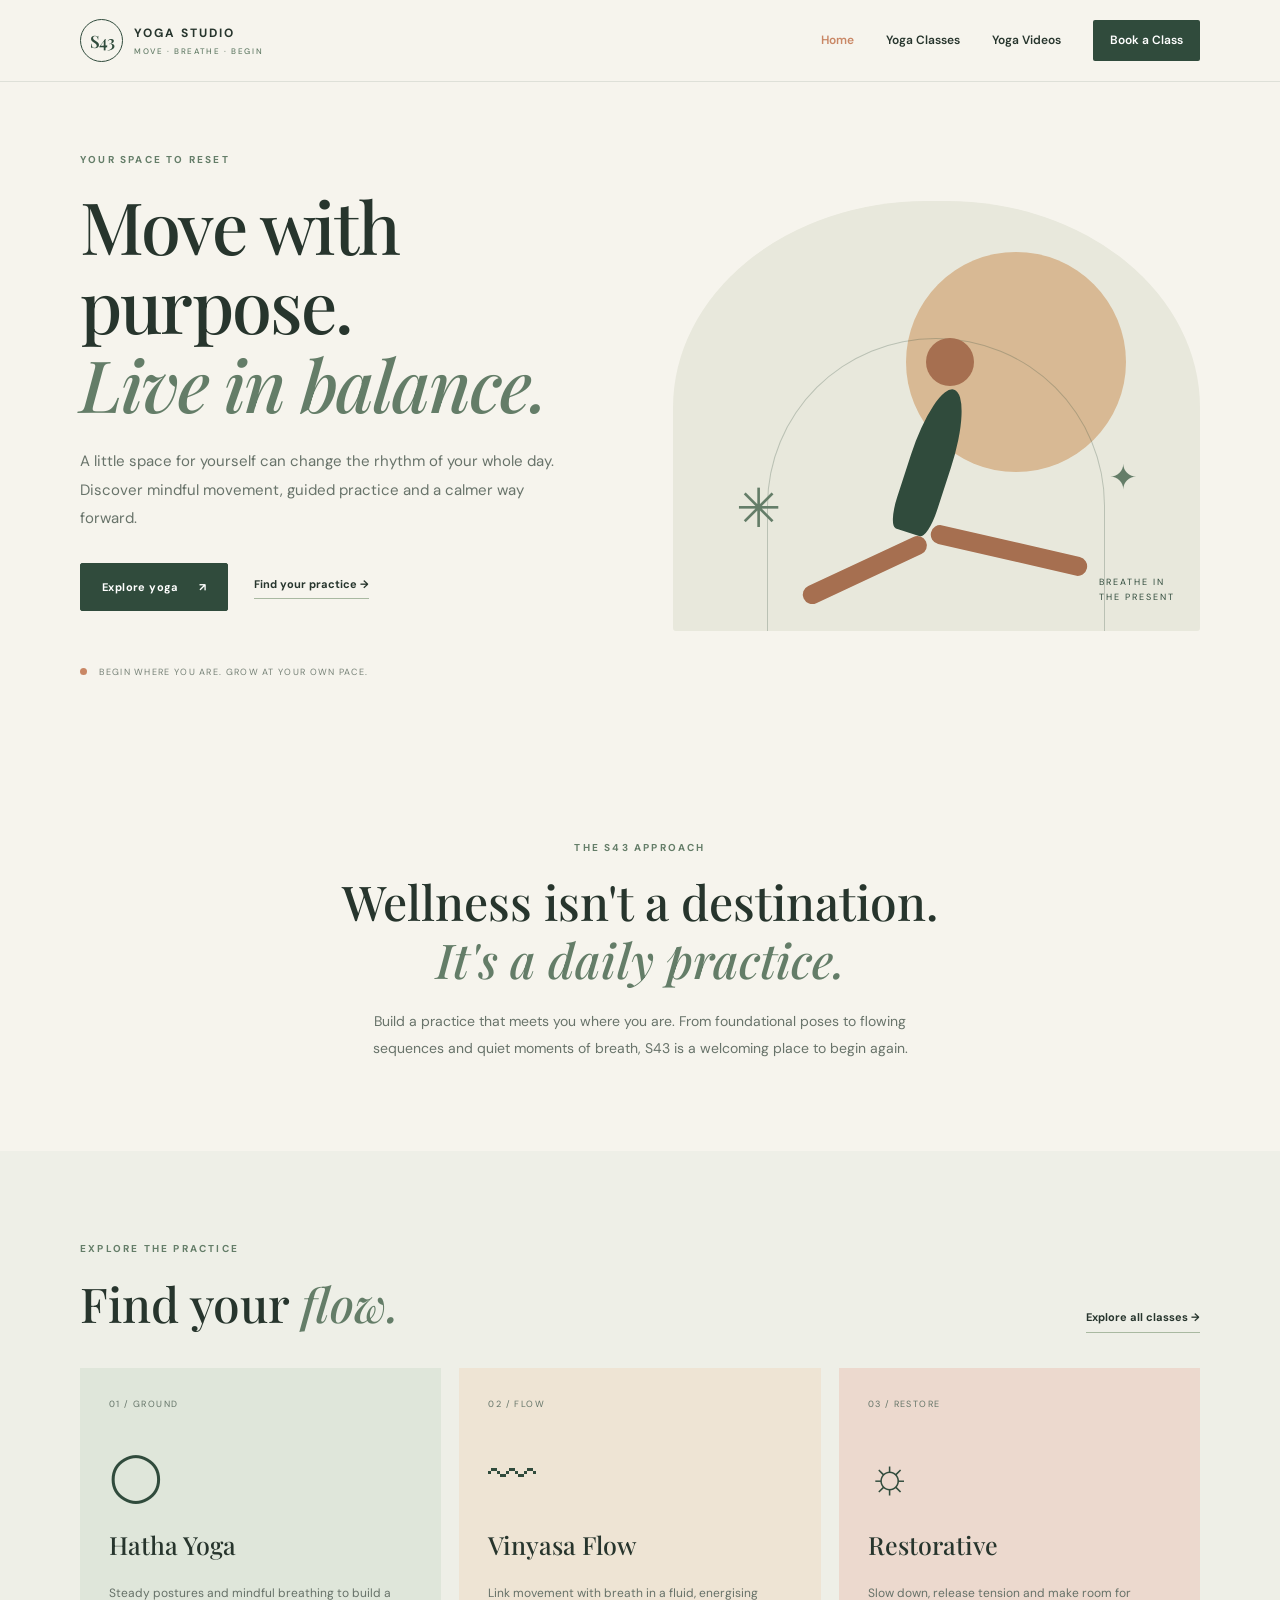
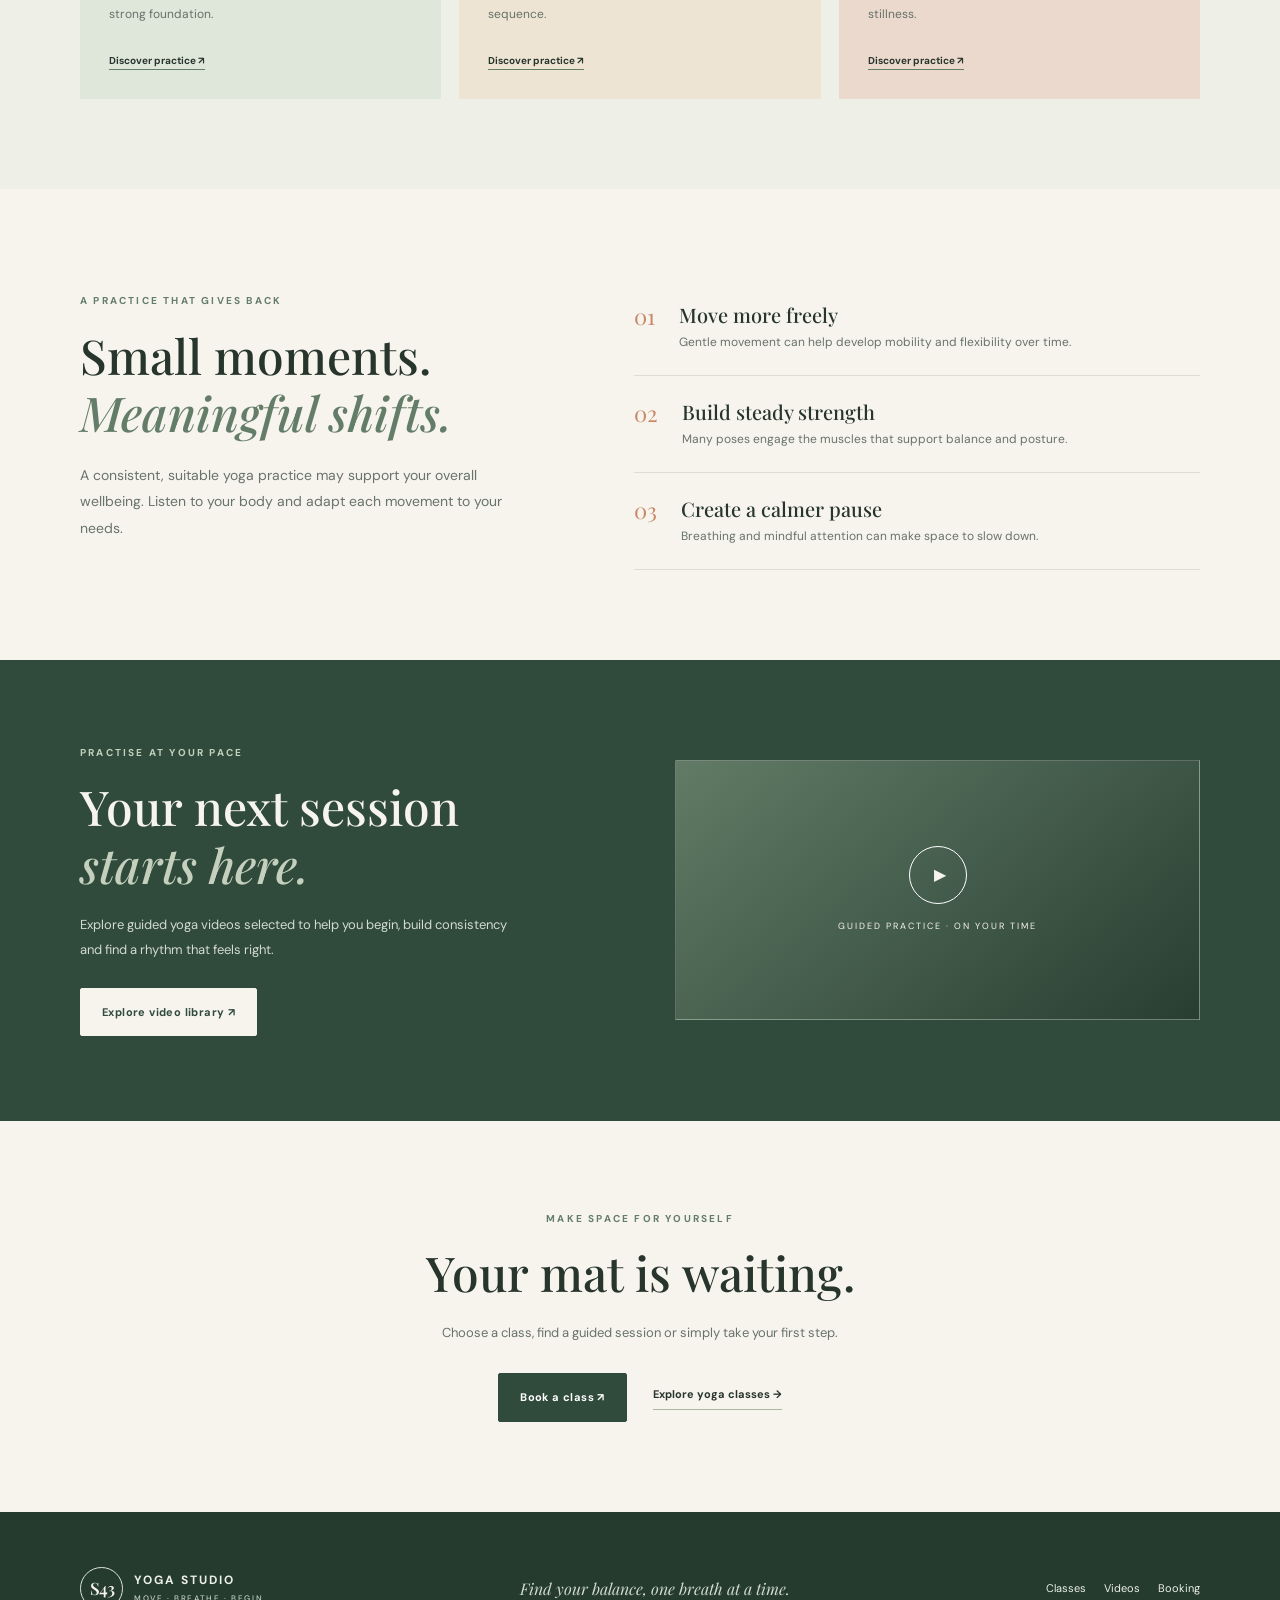
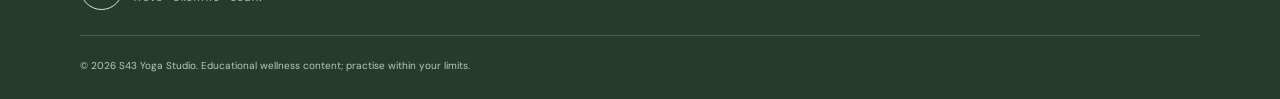
<file: index.html>
<!DOCTYPE html>
<html lang="en">
<head>
  <meta charset="UTF-8"><meta name="viewport" content="width=device-width, initial-scale=1.0">
  <meta name="description" content="S43 Yoga Studio — move with purpose, live in balance. Explore yoga, guided videos and classes.">
  <title>S43 Yoga Studio — Your Space to Reset</title>
  <link rel="preconnect" href="https://fonts.googleapis.com"><link rel="preconnect" href="https://fonts.gstatic.com" crossorigin>
  <link href="https://fonts.googleapis.com/css2?family=DM+Sans:wght@400;500;600;700&family=Playfair+Display:wght@500;600;700&display=swap" rel="stylesheet">
  <link rel="stylesheet" href="style.css"><script src="script.js" defer></script>
</head>
<body>
<header class="site-header"><a class="brand" href="index.html"><span class="brand-mark">S43</span><span>YOGA STUDIO<small>MOVE · BREATHE · BEGIN</small></span></a>
<button class="menu-toggle" aria-label="Toggle navigation" aria-expanded="false">☰</button>
<nav class="nav"><a class="active" href="index.html">Home</a><a href="poses.html">Yoga Classes</a><a href="videos.html">Yoga Videos</a><a href="booking.html" class="nav-cta">Book a Class</a></nav></header>
<main>
<section class="hero wrap"><div class="hero-copy"><p class="eyebrow">YOUR SPACE TO RESET</p><h1>Move with purpose.<br><em>Live in balance.</em></h1><p class="lead">A little space for yourself can change the rhythm of your whole day. Discover mindful movement, guided practice and a calmer way forward.</p><div class="actions"><a class="btn" href="poses.html">Explore yoga <span>↗</span></a><a class="text-link" href="videos.html">Find your practice →</a></div><div class="hero-note"><span class="dot"></span> BEGIN WHERE YOU ARE. GROW AT YOUR OWN PACE.</div></div>
<div class="hero-art" role="img" aria-label="Abstract illustration of a person practising yoga"><div class="sun"></div><div class="arch"></div><div class="figure-head"></div><div class="figure-body"></div><div class="figure-leg leg-one"></div><div class="figure-leg leg-two"></div><div class="plant plant-one">✳</div><div class="plant plant-two">✦</div><span class="art-caption">BREATHE IN<br>THE PRESENT</span></div></section>
<section class="intro section wrap"><p class="eyebrow">THE S43 APPROACH</p><h2>Wellness isn't a destination.<br><em>It's a daily practice.</em></h2><p class="section-copy">Build a practice that meets you where you are. From foundational poses to flowing sequences and quiet moments of breath, S43 is a welcoming place to begin again.</p></section>
<section class="section soft"><div class="wrap"><div class="section-heading"><div><p class="eyebrow">EXPLORE THE PRACTICE</p><h2>Find your <em>flow.</em></h2></div><a class="text-link" href="poses.html">Explore all classes →</a></div><div class="card-grid three">
<article class="practice-card card-sage"><span class="card-index">01 / GROUND</span><div class="card-symbol">◯</div><h3>Hatha Yoga</h3><p>Steady postures and mindful breathing to build a strong foundation.</p><a href="poses.html">Discover practice ↗</a></article>
<article class="practice-card card-sand"><span class="card-index">02 / FLOW</span><div class="card-symbol">〰</div><h3>Vinyasa Flow</h3><p>Link movement with breath in a fluid, energising sequence.</p><a href="poses.html">Discover practice ↗</a></article>
<article class="practice-card card-clay"><span class="card-index">03 / RESTORE</span><div class="card-symbol">☼</div><h3>Restorative</h3><p>Slow down, release tension and make room for stillness.</p><a href="poses.html">Discover practice ↗</a></article></div></div></section>
<section class="benefits section wrap"><div><p class="eyebrow">A PRACTICE THAT GIVES BACK</p><h2>Small moments.<br><em>Meaningful shifts.</em></h2><p class="section-copy">A consistent, suitable yoga practice may support your overall wellbeing. Listen to your body and adapt each movement to your needs.</p></div><div class="benefit-list"><article><span>01</span><div><h3>Move more freely</h3><p>Gentle movement can help develop mobility and flexibility over time.</p></div></article><article><span>02</span><div><h3>Build steady strength</h3><p>Many poses engage the muscles that support balance and posture.</p></div></article><article><span>03</span><div><h3>Create a calmer pause</h3><p>Breathing and mindful attention can make space to slow down.</p></div></article></div></section>
<section class="video-feature"><div class="wrap video-feature-inner"><div><p class="eyebrow">PRACTISE AT YOUR PACE</p><h2>Your next session<br><em>starts here.</em></h2><p>Explore guided yoga videos selected to help you begin, build consistency and find a rhythm that feels right.</p><a class="btn btn-light" href="videos.html">Explore video library ↗</a></div><div class="video-placeholder"><div class="play-icon">▶</div><span>GUIDED PRACTICE · ON YOUR TIME</span></div></div></section>
<section class="closing section wrap"><p class="eyebrow">MAKE SPACE FOR YOURSELF</p><h2>Your mat is waiting.</h2><p>Choose a class, find a guided session or simply take your first step.</p><div class="actions centered"><a class="btn" href="booking.html">Book a class ↗</a><a class="text-link" href="poses.html">Explore yoga classes →</a></div></section>
</main><footer class="footer"><div class="wrap footer-inner"><a class="brand brand-footer" href="index.html"><span class="brand-mark">S43</span><span>YOGA STUDIO<small>MOVE · BREATHE · BEGIN</small></span></a><p>Find your balance, one breath at a time.</p><div class="footer-links"><a href="poses.html">Classes</a><a href="videos.html">Videos</a><a href="booking.html">Booking</a></div><small>© <span id="year"></span> S43 Yoga Studio. Educational wellness content; practise within your limits.</small></div></footer>
</body></html>
</file>
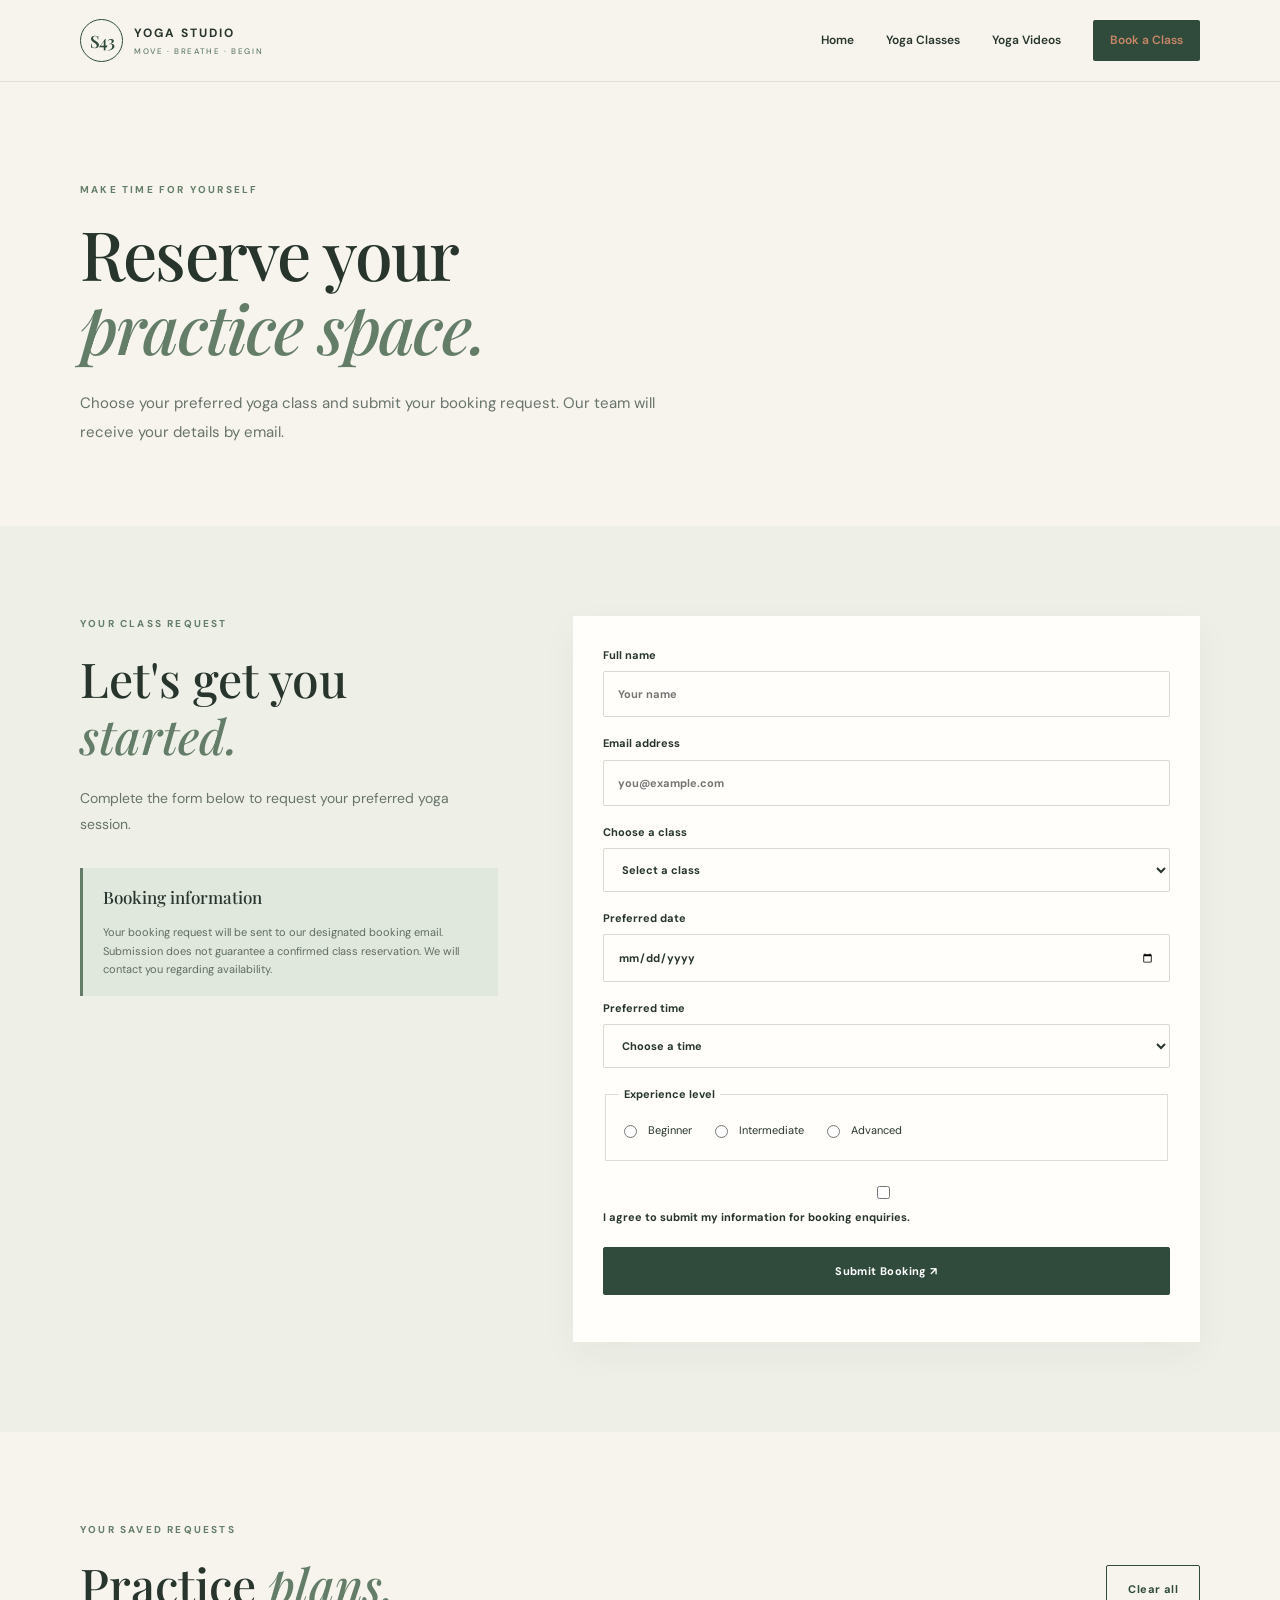
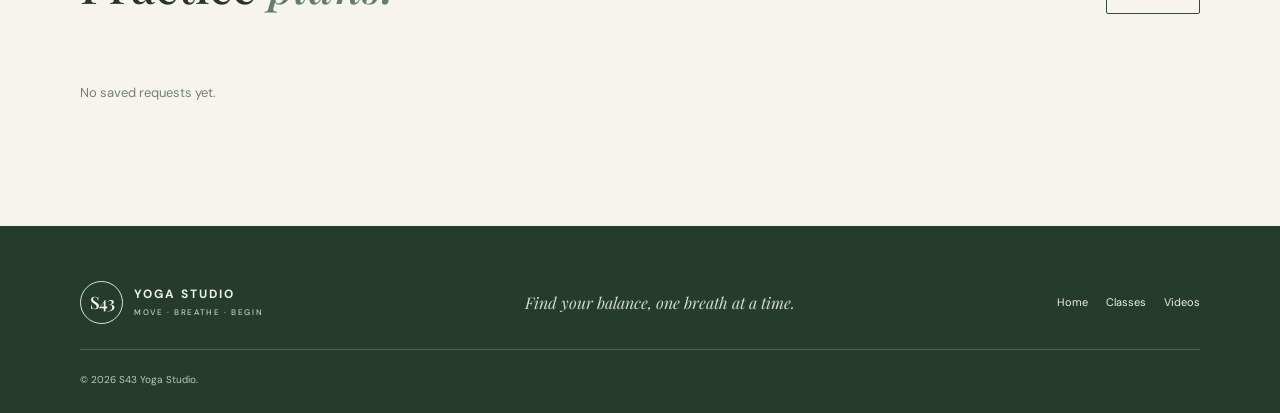
<file: booking.html>
<!DOCTYPE html>
<html lang="en">
<head>
  <meta charset="UTF-8">
  <meta name="viewport" content="width=device-width, initial-scale=1.0">
  <title>Book a Class — S43 Yoga Studio</title>

  <link rel="preconnect" href="https://fonts.googleapis.com">
  <link href="https://fonts.googleapis.com/css2?family=DM+Sans:wght@400;500;600;700&family=Playfair+Display:wght@500;600;700&display=swap" rel="stylesheet">

  <link rel="stylesheet" href="style.css">
  <script src="script.js" defer></script>
</head>

<body>

<header class="site-header">
  <a class="brand" href="index.html">
    <span class="brand-mark">S43</span>
    <span>YOGA STUDIO<small>MOVE · BREATHE · BEGIN</small></span>
  </a>

  <button class="menu-toggle" aria-label="Toggle navigation" aria-expanded="false">☰</button>

  <nav class="nav">
    <a href="index.html">Home</a>
    <a href="poses.html">Yoga Classes</a>
    <a href="videos.html">Yoga Videos</a>
    <a class="active nav-cta" href="booking.html">Book a Class</a>
  </nav>
</header>

<main>

<section class="page-hero wrap">
  <p class="eyebrow">MAKE TIME FOR YOURSELF</p>
  <h1>Reserve your<br><em>practice space.</em></h1>
  <p class="lead">
    Choose your preferred yoga class and submit your booking request.
    Our team will receive your details by email.
  </p>
</section>

<section class="section soft">

<div class="wrap booking-layout">

<div>
  <p class="eyebrow">YOUR CLASS REQUEST</p>
  <h2>Let's get you <em>started.</em></h2>

  <p class="section-copy">
    Complete the form below to request your preferred yoga session.
  </p>

  <div class="notice">
    <strong>Booking information</strong>
    <p>
      Your booking request will be sent to our designated
      booking email. Submission does not guarantee a confirmed
      class reservation. We will contact you regarding availability.
    </p>
  </div>
</div>

<form id="bookingForm" class="booking-form"
action="https://formsubmit.co/suruchikumari578th@gmail.com"
method="POST">

<input type="hidden" name="_subject" value="New S43 Yoga Studio Booking">
<input type="hidden" name="_template" value="table">

  <label>
    Full name
    <input type="text" name="name" placeholder="Your name" required minlength="2">
  </label>

  <label>
    Email address
    <input type="email" name="email" placeholder="you@example.com" required>
  </label>

  <label>
    Choose a class
    <select name="className" id="classChoice" required>
      <option value="">Select a class</option>
      <option>Hatha Yoga</option>
      <option>Vinyasa Flow</option>
      <option>Power Yoga</option>
      <option>Meditation</option>
      <option>Pranayama</option>
    </select>
  </label>

  <label>
    Preferred date
    <input type="date" name="date" id="bookingDate" required>
  </label>

  <label>
    Preferred time
    <select name="time" required>
      <option value="">Choose a time</option>
      <option>7:00 AM</option>
      <option>9:00 AM</option>
      <option>5:00 PM</option>
      <option>6:30 PM</option>
    </select>
  </label>

  <fieldset>
    <legend>Experience level</legend>

    <label class="radio-label">
      <input type="radio" name="level" value="Beginner" required>
      Beginner
    </label>

    <label class="radio-label">
      <input type="radio" name="level" value="Intermediate">
      Intermediate
    </label>

    <label class="radio-label">
      <input type="radio" name="level" value="Advanced">
      Advanced
    </label>
  </fieldset>

  <label class="check-label">
    <input type="checkbox" name="agree" required>
    I agree to submit my information for booking enquiries.
  </label>

  <button class="btn" id="bookingSubmit" type="submit">
    Submit Booking ↗
  </button>

  <p id="bookingMessage" class="form-message" role="status"></p>

</>

</div>
</section>

<section class="section wrap">

  <div class="section-heading">
    <div>
      <p class="eyebrow">YOUR SAVED REQUESTS</p>
      <h2>Practice <em>plans.</em></h2>
    </div>

    <button id="clearBookings" class="btn btn-outline" type="button">
      Clear all
    </button>
  </div>

  <div id="bookingList" class="booking-list">
    <p class="empty-state">No saved requests yet.</p>
  </div>

</section>

</main>

<footer class="footer">
  <div class="wrap footer-inner">

    <a class="brand brand-footer" href="index.html">
      <span class="brand-mark">S43</span>
      <span>YOGA STUDIO<small>MOVE · BREATHE · BEGIN</small></span>
    </a>

    <p>Find your balance, one breath at a time.</p>

    <div class="footer-links">
      <a href="index.html">Home</a>
      <a href="poses.html">Classes</a>
      <a href="videos.html">Videos</a>
    </div>

    <small>© <span id="year"></span> S43 Yoga Studio.</small>

  </div>
</footer>

</body>
</html>
</file>
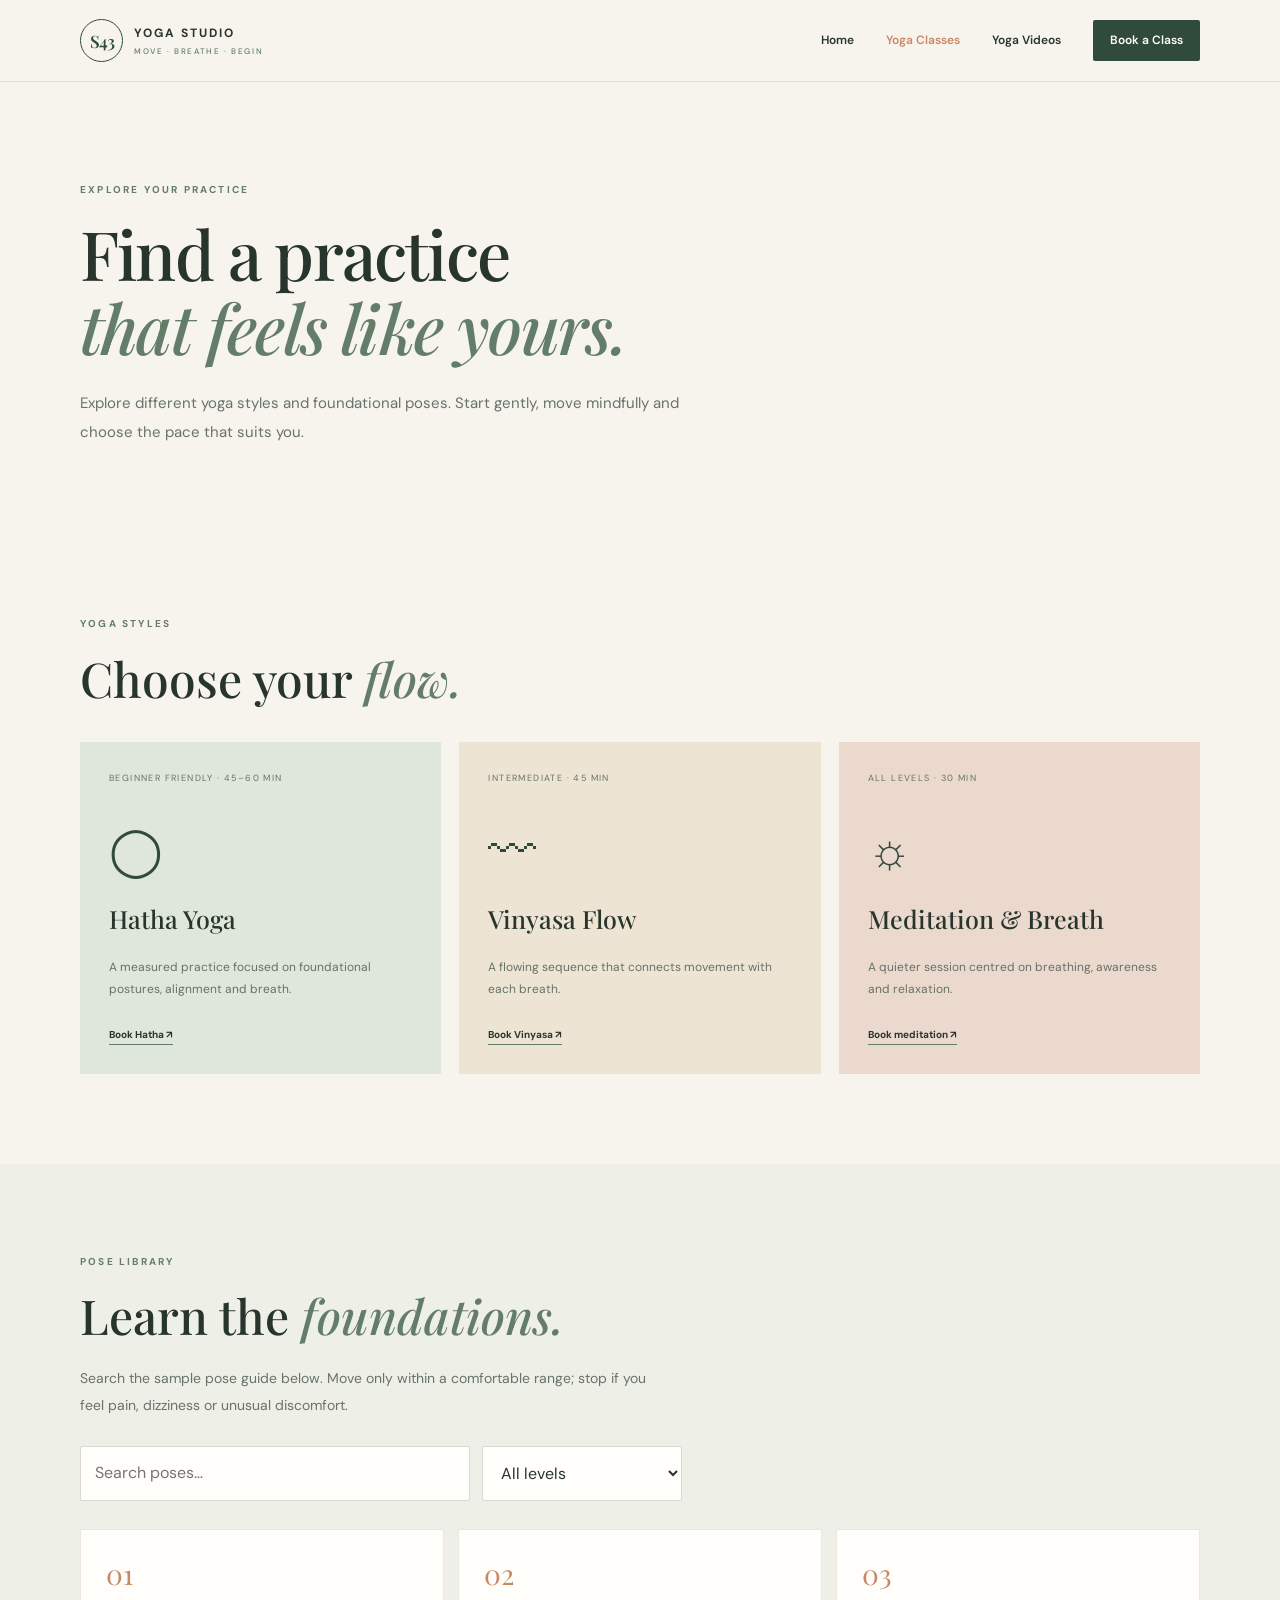
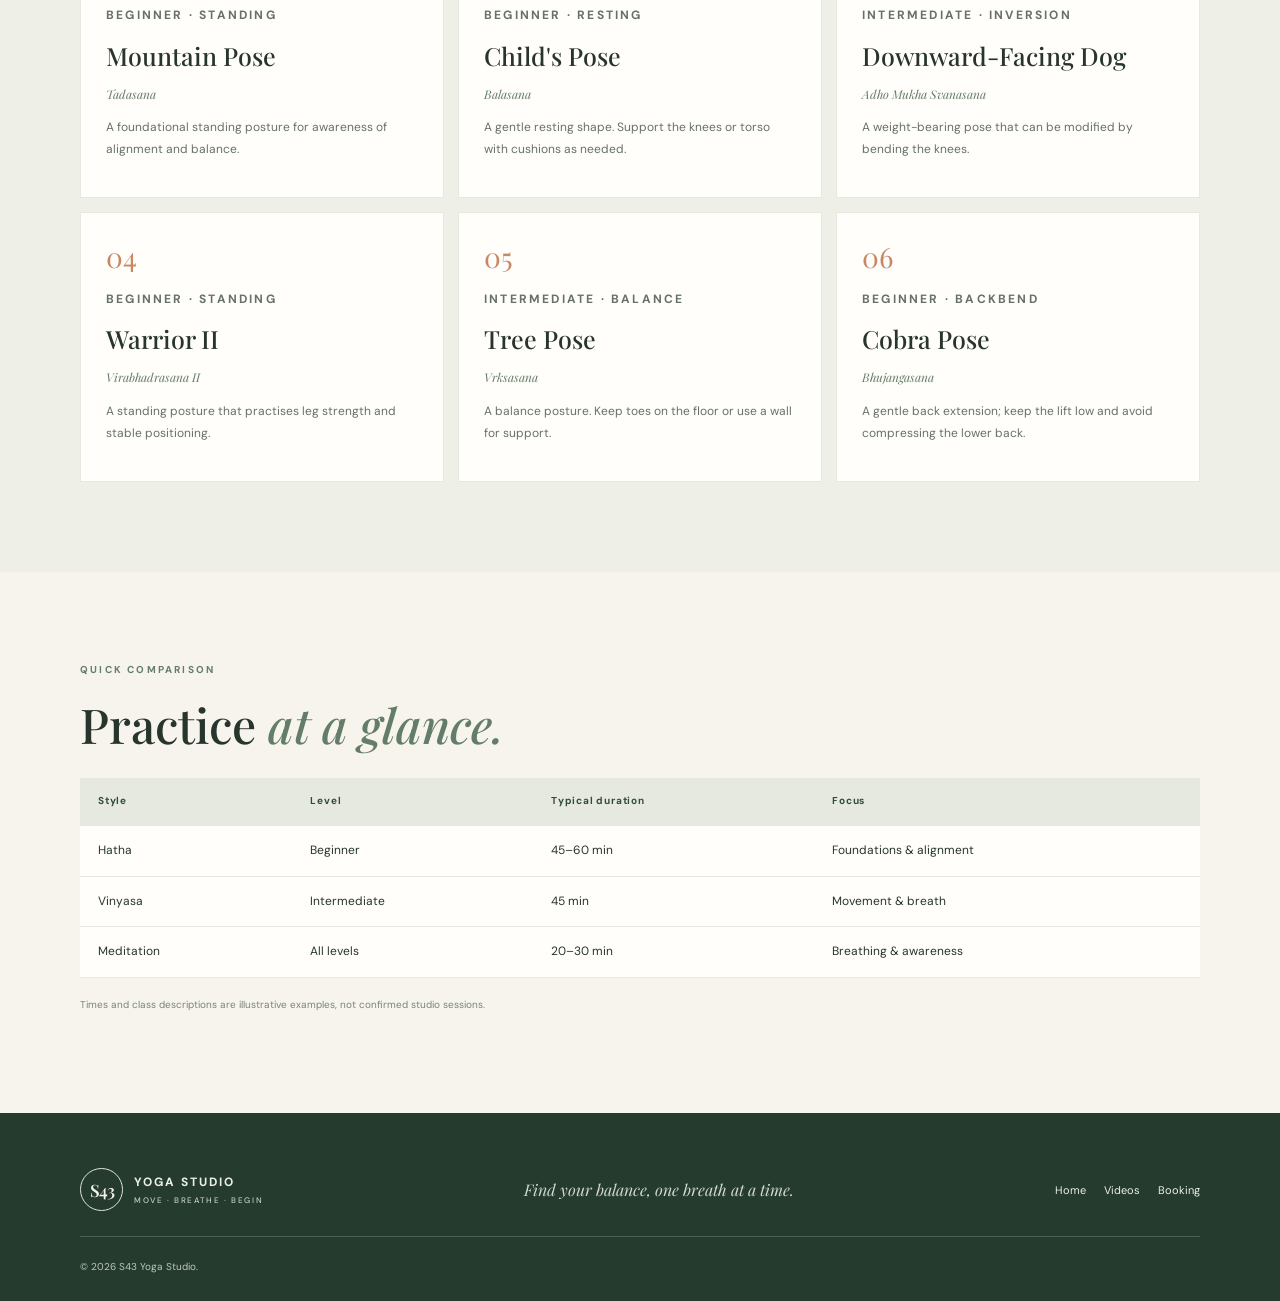
<file: poses.html>
<!DOCTYPE html>
<html lang="en"><head><meta charset="UTF-8"><meta name="viewport" content="width=device-width, initial-scale=1.0"><title>Yoga Classes & Poses — S43 Yoga Studio</title><link rel="preconnect" href="https://fonts.googleapis.com"><link href="https://fonts.googleapis.com/css2?family=DM+Sans:wght@400;500;600;700&family=Playfair+Display:wght@500;600;700&display=swap" rel="stylesheet"><link rel="stylesheet" href="style.css"><script src="script.js" defer></script></head>
<body><header class="site-header"><a class="brand" href="index.html"><span class="brand-mark">S43</span><span>YOGA STUDIO<small>MOVE · BREATHE · BEGIN</small></span></a><button class="menu-toggle" aria-label="Toggle navigation" aria-expanded="false">☰</button><nav class="nav"><a href="index.html">Home</a><a class="active" href="poses.html">Yoga Classes</a><a href="videos.html">Yoga Videos</a><a href="booking.html" class="nav-cta">Book a Class</a></nav></header>
<main><section class="page-hero wrap"><p class="eyebrow">EXPLORE YOUR PRACTICE</p><h1>Find a practice<br><em>that feels like yours.</em></h1><p class="lead">Explore different yoga styles and foundational poses. Start gently, move mindfully and choose the pace that suits you.</p></section>
<section class="section wrap"><div class="section-heading"><div><p class="eyebrow">YOGA STYLES</p><h2>Choose your <em>flow.</em></h2></div></div><div class="card-grid three"><article class="practice-card card-sage"><span class="card-index">BEGINNER FRIENDLY · 45–60 MIN</span><div class="card-symbol">◯</div><h3>Hatha Yoga</h3><p>A measured practice focused on foundational postures, alignment and breath.</p><a href="booking.html?class=Hatha%20Yoga">Book Hatha ↗</a></article><article class="practice-card card-sand"><span class="card-index">INTERMEDIATE · 45 MIN</span><div class="card-symbol">〰</div><h3>Vinyasa Flow</h3><p>A flowing sequence that connects movement with each breath.</p><a href="booking.html?class=Vinyasa%20Flow">Book Vinyasa ↗</a></article><article class="practice-card card-clay"><span class="card-index">ALL LEVELS · 30 MIN</span><div class="card-symbol">☼</div><h3>Meditation & Breath</h3><p>A quieter session centred on breathing, awareness and relaxation.</p><a href="booking.html?class=Meditation">Book meditation ↗</a></article></div></section>
<section class="section soft"><div class="wrap"><p class="eyebrow">POSE LIBRARY</p><h2>Learn the <em>foundations.</em></h2><p class="section-copy">Search the sample pose guide below. Move only within a comfortable range; stop if you feel pain, dizziness or unusual discomfort.</p><div class="filters"><input id="poseSearch" type="search" placeholder="Search poses…" aria-label="Search poses"><select id="levelFilter" aria-label="Filter by level"><option value="all">All levels</option><option value="Beginner">Beginner</option><option value="Intermediate">Intermediate</option></select></div><div class="pose-grid" id="poseGrid">
<article class="pose-card" data-name="Mountain Pose Tadasana" data-level="Beginner"><span class="pose-number">01</span><p class="eyebrow">BEGINNER · STANDING</p><h3>Mountain Pose</h3><p class="pose-sanskrit">Tadasana</p><p>A foundational standing posture for awareness of alignment and balance.</p></article>
<article class="pose-card" data-name="Child Pose Balasana" data-level="Beginner"><span class="pose-number">02</span><p class="eyebrow">BEGINNER · RESTING</p><h3>Child's Pose</h3><p class="pose-sanskrit">Balasana</p><p>A gentle resting shape. Support the knees or torso with cushions as needed.</p></article>
<article class="pose-card" data-name="Downward Facing Dog Adho Mukha Svanasana" data-level="Intermediate"><span class="pose-number">03</span><p class="eyebrow">INTERMEDIATE · INVERSION</p><h3>Downward-Facing Dog</h3><p class="pose-sanskrit">Adho Mukha Svanasana</p><p>A weight-bearing pose that can be modified by bending the knees.</p></article>
<article class="pose-card" data-name="Warrior Two Virabhadrasana" data-level="Beginner"><span class="pose-number">04</span><p class="eyebrow">BEGINNER · STANDING</p><h3>Warrior II</h3><p class="pose-sanskrit">Virabhadrasana II</p><p>A standing posture that practises leg strength and stable positioning.</p></article>
<article class="pose-card" data-name="Tree Pose Vrksasana" data-level="Intermediate"><span class="pose-number">05</span><p class="eyebrow">INTERMEDIATE · BALANCE</p><h3>Tree Pose</h3><p class="pose-sanskrit">Vrksasana</p><p>A balance posture. Keep toes on the floor or use a wall for support.</p></article>
<article class="pose-card" data-name="Cobra Pose Bhujangasana" data-level="Beginner"><span class="pose-number">06</span><p class="eyebrow">BEGINNER · BACKBEND</p><h3>Cobra Pose</h3><p class="pose-sanskrit">Bhujangasana</p><p>A gentle back extension; keep the lift low and avoid compressing the lower back.</p></article></div><p id="noPoses" class="empty-state" hidden>No poses match your search. Try another term.</p></div></section>
<section class="section wrap"><p class="eyebrow">QUICK COMPARISON</p><h2>Practice <em>at a glance.</em></h2><div class="table-wrap"><table><thead><tr><th>Style</th><th>Level</th><th>Typical duration</th><th>Focus</th></tr></thead><tbody><tr><td>Hatha</td><td>Beginner</td><td>45–60 min</td><td>Foundations & alignment</td></tr><tr><td>Vinyasa</td><td>Intermediate</td><td>45 min</td><td>Movement & breath</td></tr><tr><td>Meditation</td><td>All levels</td><td>20–30 min</td><td>Breathing & awareness</td></tr></tbody></table></div><p class="fine-print">Times and class descriptions are illustrative examples, not confirmed studio sessions.</p></section></main>
<footer class="footer"><div class="wrap footer-inner"><a class="brand brand-footer" href="index.html"><span class="brand-mark">S43</span><span>YOGA STUDIO<small>MOVE · BREATHE · BEGIN</small></span></a><p>Find your balance, one breath at a time.</p><div class="footer-links"><a href="index.html">Home</a><a href="videos.html">Videos</a><a href="booking.html">Booking</a></div><small>© <span id="year"></span> S43 Yoga Studio.</small></div></footer></body></html>
</file>
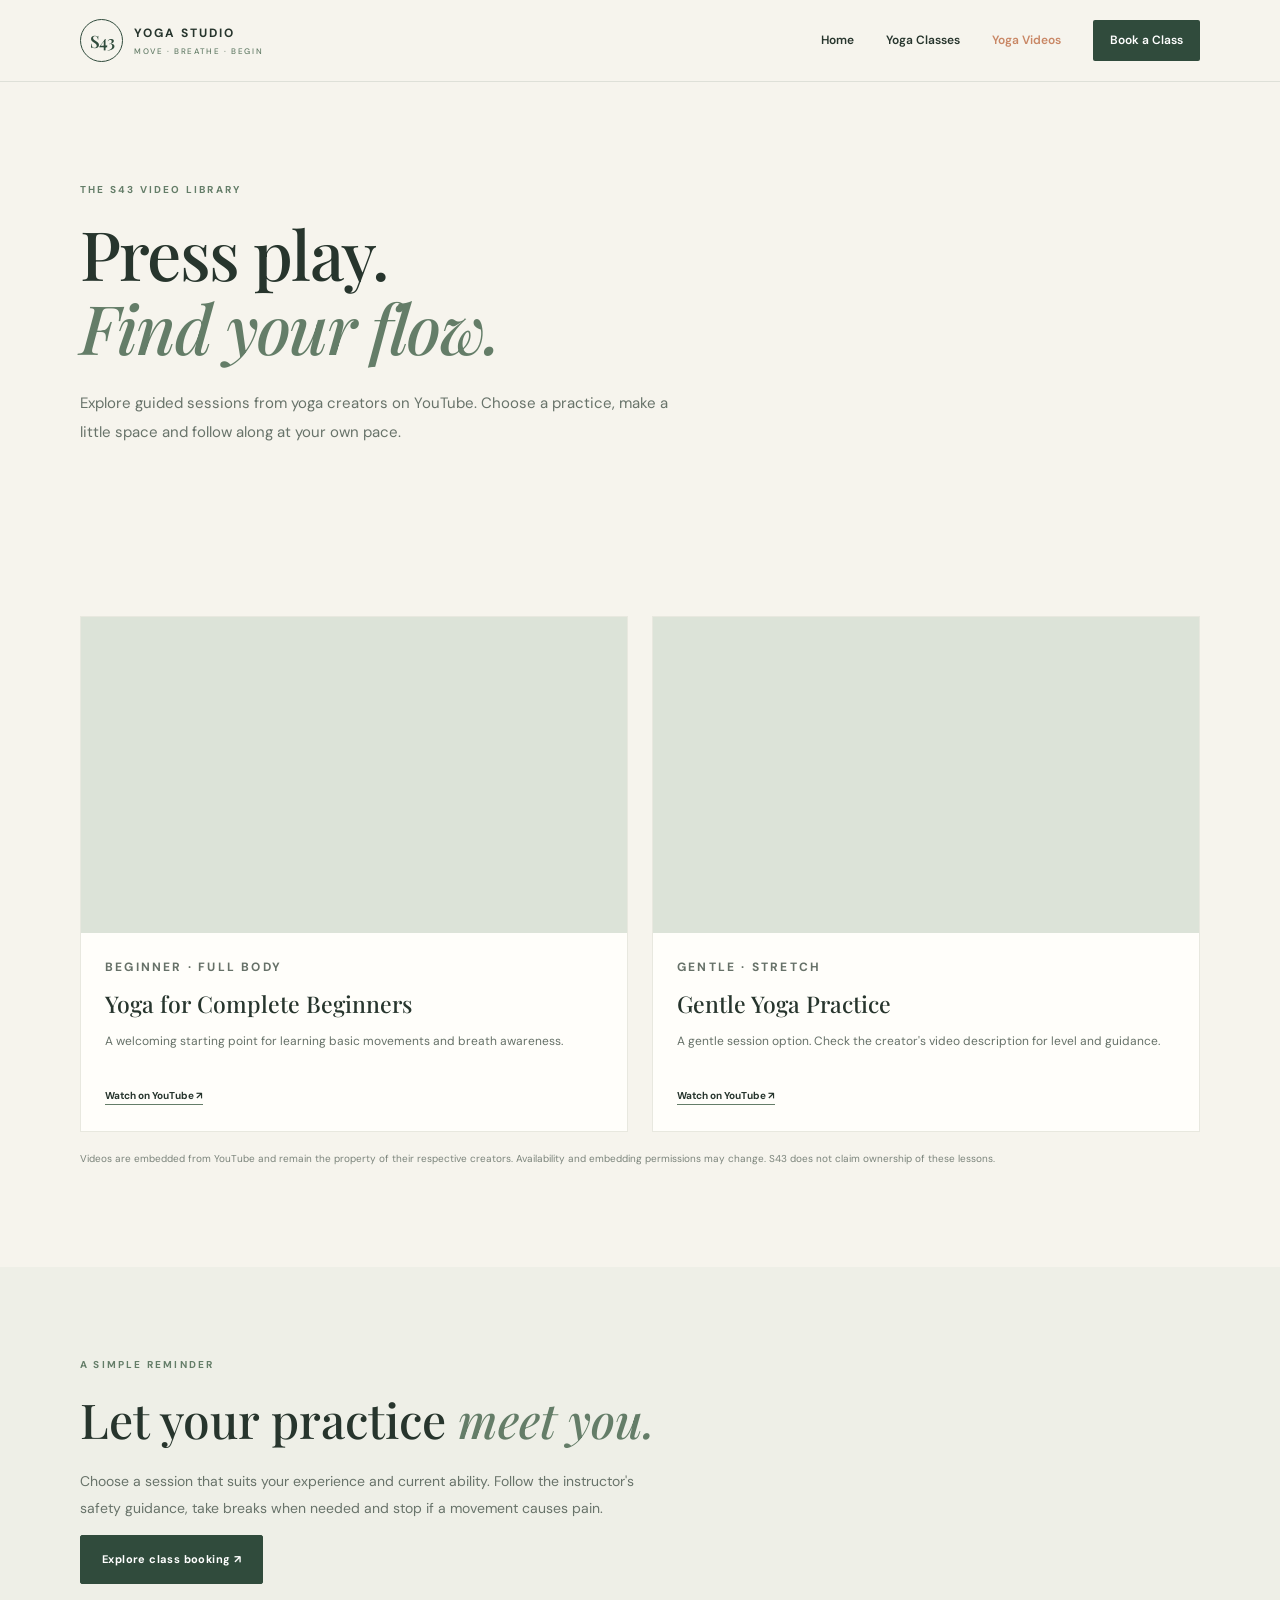
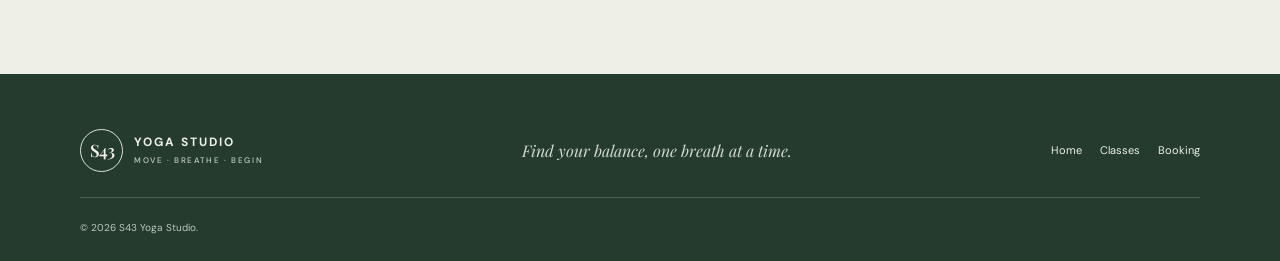
<file: videos.html>
<!DOCTYPE html>
<html lang="en"><head><meta charset="UTF-8"><meta name="viewport" content="width=device-width, initial-scale=1.0"><title>Yoga Videos — S43 Yoga Studio</title><link rel="preconnect" href="https://fonts.googleapis.com"><link href="https://fonts.googleapis.com/css2?family=DM+Sans:wght@400;500;600;700&family=Playfair+Display:wght@500;600;700&display=swap" rel="stylesheet"><link rel="stylesheet" href="style.css"><script src="script.js" defer></script></head>
<body><header class="site-header"><a class="brand" href="index.html"><span class="brand-mark">S43</span><span>YOGA STUDIO<small>MOVE · BREATHE · BEGIN</small></span></a><button class="menu-toggle" aria-label="Toggle navigation" aria-expanded="false">☰</button><nav class="nav"><a href="index.html">Home</a><a href="poses.html">Yoga Classes</a><a class="active" href="videos.html">Yoga Videos</a><a href="booking.html" class="nav-cta">Book a Class</a></nav></header>
<main><section class="page-hero wrap"><p class="eyebrow">THE S43 VIDEO LIBRARY</p><h1>Press play.<br><em>Find your flow.</em></h1><p class="lead">Explore guided sessions from yoga creators on YouTube. Choose a practice, make a little space and follow along at your own pace.</p></section>
<section class="section wrap"><div class="video-grid">
<article class="video-card"><div class="video-frame"><iframe src="https://www.youtube-nocookie.com/embed/v7AYKMP6rOE" title="Yoga for Complete Beginners by Yoga With Adriene" loading="lazy" allow="accelerometer; autoplay; clipboard-write; encrypted-media; gyroscope; picture-in-picture; web-share" referrerpolicy="strict-origin-when-cross-origin" allowfullscreen></iframe></div><div class="video-info"><p class="eyebrow">BEGINNER · FULL BODY</p><h3>Yoga for Complete Beginners</h3><p>A welcoming starting point for learning basic movements and breath awareness.</p><a href="https://www.youtube.com/watch?v=v7AYKMP6rOE" target="_blank" rel="noopener">Watch on YouTube ↗</a></div></article>
<article class="video-card"><div class="video-frame"><iframe src="https://www.youtube-nocookie.com/embed/4pKly2JojMw" title="Yoga practice video" loading="lazy" allow="accelerometer; autoplay; clipboard-write; encrypted-media; gyroscope; picture-in-picture; web-share" referrerpolicy="strict-origin-when-cross-origin" allowfullscreen></iframe></div><div class="video-info"><p class="eyebrow">GENTLE · STRETCH</p><h3>Gentle Yoga Practice</h3><p>A gentle session option. Check the creator's video description for level and guidance.</p><a href="https://www.youtube.com/watch?v=4pKly2JojMw" target="_blank" rel="noopener">Watch on YouTube ↗</a></div></article>
</div><p class="fine-print">Videos are embedded from YouTube and remain the property of their respective creators. Availability and embedding permissions may change. S43 does not claim ownership of these lessons.</p></section>
<section class="section soft"><div class="wrap"><p class="eyebrow">A SIMPLE REMINDER</p><h2>Let your practice <em>meet you.</em></h2><p class="section-copy">Choose a session that suits your experience and current ability. Follow the instructor's safety guidance, take breaks when needed and stop if a movement causes pain.</p><a class="btn" href="booking.html">Explore class booking ↗</a></div></section></main>
<footer class="footer"><div class="wrap footer-inner"><a class="brand brand-footer" href="index.html"><span class="brand-mark">S43</span><span>YOGA STUDIO<small>MOVE · BREATHE · BEGIN</small></span></a><p>Find your balance, one breath at a time.</p><div class="footer-links"><a href="index.html">Home</a><a href="poses.html">Classes</a><a href="booking.html">Booking</a></div><small>© <span id="year"></span> S43 Yoga Studio.</small></div></footer></body></html>
</file>
<file: style.css>
@import url('https://fonts.googleapis.com/css2?family=DM+Sans:wght@400;500;600;700&family=Playfair+Display:wght@500;600;700&display=swap');
:root{--ivory:#F6F4ED;--forest:#304B3C;--sage:#A9B9A1;--sage-deep:#647D68;--clay:#C98765;--sand:#E8DDC9;--ink:#27352D;--white:#FFFEFA;--line:#dcded4;--serif:'Playfair Display',Georgia,serif;--sans:'DM Sans',Arial,sans-serif}
*{box-sizing:border-box}html{scroll-behavior:smooth}body{margin:0;background:var(--ivory);color:var(--ink);font-family:var(--sans);line-height:1.65}a{color:inherit;text-decoration:none}button,input,select{font:inherit}.wrap{width:min(1120px,calc(100% - 48px));margin-inline:auto}.site-header{height:82px;padding:0 max(24px,calc((100% - 1120px)/2));display:flex;align-items:center;justify-content:space-between;border-bottom:1px solid rgba(48,75,60,.12);background:rgba(246,244,237,.96);position:sticky;top:0;z-index:10;backdrop-filter:blur(12px)}.brand{display:flex;align-items:center;gap:11px;font-size:12px;font-weight:700;letter-spacing:2px;line-height:1.25}.brand-mark{width:43px;height:43px;border:1px solid var(--forest);border-radius:50%;display:grid;place-items:center;font:600 17px var(--serif);letter-spacing:-1px;color:var(--forest)}.brand small{display:block;font-size:8px;letter-spacing:1.6px;font-weight:500;margin-top:5px;color:var(--sage-deep)}.nav{display:flex;align-items:center;gap:32px;font-size:12px;font-weight:600}.nav a{transition:color .2s}.nav a:hover,.nav a.active{color:var(--clay)}.nav .nav-cta{padding:11px 17px;background:var(--forest);color:white;border-radius:2px}.menu-toggle{display:none;background:none;border:0;font-size:24px;color:var(--forest)}.hero{min-height:590px;display:grid;grid-template-columns:1fr 1fr;align-items:center;gap:65px;padding-block:70px}.eyebrow{font-size:10px;letter-spacing:2.2px;font-weight:700;color:var(--sage-deep);margin:0 0 17px}.hero h1,.page-hero h1{font:500 clamp(44px,6vw,72px)/1.1 var(--serif);letter-spacing:-1.8px;margin:0 0 24px}.hero h1 em,.page-hero h1 em,h2 em{color:var(--sage-deep);font-weight:500}.lead{font-size:15px;line-height:1.9;color:#68736a;max-width:480px}.actions{display:flex;align-items:center;gap:26px;margin-top:30px}.btn{display:inline-flex;align-items:center;justify-content:center;gap:20px;background:var(--forest);color:white;border:1px solid var(--forest);padding:14px 21px;font-size:11px;font-weight:700;letter-spacing:.4px;border-radius:2px;cursor:pointer;transition:transform .2s,background .2s}.btn:hover{background:#243c2e;transform:translateY(-2px)}.btn-light{background:var(--ivory);color:var(--forest);border-color:var(--ivory)}.btn-outline{background:transparent;color:var(--forest)}.text-link{font-size:11px;font-weight:700;border-bottom:1px solid var(--sage);padding-bottom:5px}.hero-note{margin-top:54px;font-size:9px;letter-spacing:1.3px;color:#758076}.dot{display:inline-block;width:7px;height:7px;background:var(--clay);border-radius:50%;margin-right:9px}.hero-art{height:430px;position:relative;overflow:hidden;background:#e8e8dc;border-radius:48% 48% 3px 3px}.sun{position:absolute;width:220px;height:220px;border-radius:50%;background:#d8b994;right:14%;top:12%}.arch{position:absolute;left:18%;right:18%;bottom:-10%;height:78%;border:1px solid rgba(48,75,60,.25);border-radius:50% 50% 0 0}.figure-head{position:absolute;width:48px;height:48px;background:#a66f50;border-radius:50%;left:48%;top:32%}.figure-body{position:absolute;width:42px;height:150px;background:var(--forest);border-radius:50% 50% 20% 20%;left:45%;top:43%;transform:rotate(18deg)}.figure-leg{position:absolute;height:19px;background:#a66f50;border-radius:30px;transform-origin:left}.leg-one{width:160px;left:49%;top:75%;transform:rotate(13deg)}.leg-two{width:135px;left:48%;top:77%;transform:rotate(155deg)}.plant{position:absolute;color:var(--sage-deep);font-size:54px}.plant-one{left:12%;bottom:18%}.plant-two{right:12%;bottom:29%;font-size:34px}.art-caption{position:absolute;bottom:25px;right:25px;font-size:9px;letter-spacing:2px;line-height:1.7;color:var(--forest)}.section{padding-block:90px}.intro{text-align:center;max-width:780px}.intro h2,.section h2,.video-feature h2{font:500 clamp(34px,4vw,48px)/1.2 var(--serif);margin:0 0 20px}.section-copy{color:#68736a;font-size:14px;line-height:1.9;max-width:590px}.intro .section-copy{margin:0 auto}.soft{background:#eeefe7}.section-heading{display:flex;justify-content:space-between;align-items:end;margin-bottom:35px}.section-heading h2{margin:0}.card-grid{display:grid;gap:18px}.three{grid-template-columns:repeat(3,1fr)}.practice-card{padding:29px;min-height:290px;display:flex;flex-direction:column;align-items:flex-start}.card-sage{background:#dfe6da}.card-sand{background:#eee4d4}.card-clay{background:#ecd9ce}.card-index{font-size:9px;letter-spacing:1.4px;color:#647468}.card-symbol{font-size:48px;color:var(--forest);margin:25px 0 12px}.practice-card h3,.video-info h3,.pose-card h3{font:500 25px var(--serif);margin:0 0 10px}.practice-card p,.pose-card p,.video-info p{font-size:12px;color:#667168;line-height:1.8}.practice-card a,.video-info a{font-size:10px;font-weight:700;margin-top:auto;padding-top:15px;border-bottom:1px solid var(--sage-deep)}.benefits{display:grid;grid-template-columns:.9fr 1.1fr;gap:90px;align-items:center}.benefit-list article{display:flex;gap:24px;padding:22px 0;border-bottom:1px solid var(--line)}.benefit-list article>span{font:22px var(--serif);color:var(--clay)}.benefit-list h3{font:500 20px var(--serif);margin:0}.benefit-list p{font-size:12px;color:#68736a;margin:5px 0 0}.video-feature{background:var(--forest);color:var(--ivory);padding:85px 0}.video-feature-inner{display:grid;grid-template-columns:1fr 1fr;gap:70px;align-items:center}.video-feature .eyebrow{color:#c4d0bd}.video-feature h2 em{color:#c4d0bd}.video-feature p:not(.eyebrow){font-size:13px;color:#d3dacf;max-width:430px;line-height:1.9;margin-bottom:25px}.video-placeholder{height:260px;border:1px solid rgba(255,255,255,.25);background:linear-gradient(140deg,#617b66,#283e31);display:flex;flex-direction:column;align-items:center;justify-content:center;gap:15px}.play-icon{width:58px;height:58px;border:1px solid white;border-radius:50%;display:grid;place-items:center;padding-left:4px}.video-placeholder span{font-size:9px;letter-spacing:2px}.closing{text-align:center}.closing>p:not(.eyebrow){color:#68736a;font-size:13px}.centered{justify-content:center}.footer{background:#253b2e;color:#edf0e9;padding:50px 0 25px}.footer-inner{display:flex;align-items:center;justify-content:space-between;gap:20px;flex-wrap:wrap}.brand-footer .brand-mark{border-color:#dce5d8;color:#f4f2e9}.brand-footer small{color:#c3d0c2}.footer p{font:italic 16px var(--serif);color:#d1d9cf}.footer-links{display:flex;gap:18px;font-size:11px}.footer-inner>small{width:100%;padding-top:22px;border-top:1px solid #496050;color:#bdc9bd;font-size:10px}.page-hero{padding-block:100px 65px}.page-hero h1{font-size:clamp(44px,6vw,68px)}.page-hero .lead{max-width:620px}.filters{display:flex;gap:12px;margin:28px 0}.filters input,.filters select,.booking-form input,.booking-form select{width:100%;padding:13px 14px;border:1px solid #d6dacf;background:var(--white);color:var(--ink);border-radius:2px;outline-offset:2px}.filters input{max-width:390px}.filters select{max-width:200px}.pose-grid{display:grid;grid-template-columns:repeat(3,1fr);gap:14px}.pose-card{position:relative;background:var(--white);padding:25px;min-height:245px;border:1px solid #e8e8df;transition:transform .2s,box-shadow .2s}.pose-card:hover{transform:translateY(-3px);box-shadow:0 12px 30px #304b3c12}.pose-number{font:28px var(--serif);color:#c98765}.pose-card .eyebrow{margin:12px 0}.pose-sanskrit{font:italic 13px var(--serif);color:var(--sage-deep)!important}.empty-state{color:#748075;font-size:13px;padding:20px 0}.table-wrap{overflow-x:auto;margin-top:25px}table{width:100%;border-collapse:collapse;background:var(--white);font-size:12px}th,td{text-align:left;padding:15px 18px;border-bottom:1px solid #e6e8df}th{background:#e5e9df;color:var(--forest);font-size:10px;letter-spacing:.8px}.fine-print{font-size:10px;color:#7b847b;line-height:1.7;margin-top:18px}.video-grid{display:grid;grid-template-columns:repeat(2,1fr);gap:24px}.video-card{background:var(--white);border:1px solid #e8e8df}.video-frame{aspect-ratio:16/9;background:#dce3d8}.video-frame iframe{width:100%;height:100%;border:0}.video-info{padding:24px}.video-info .eyebrow{margin-bottom:10px}.video-info h3{font-size:23px}.video-info a{display:inline-block;margin-top:8px}.booking-layout{display:grid;grid-template-columns:.8fr 1.2fr;gap:75px;align-items:start}.notice{background:#e0e7dc;padding:18px 20px;margin-top:30px;border-left:3px solid var(--sage-deep)}.notice strong{font:500 17px var(--serif)}.notice p{font-size:11px;color:#5f6d61;margin-bottom:0}.booking-form{background:var(--white);padding:30px;display:grid;gap:17px;box-shadow:0 12px 35px #304b3c0b}.booking-form>label{display:grid;gap:7px;font-size:11px;font-weight:700}.booking-form fieldset{border:1px solid var(--line);padding:13px}.booking-form legend{font-size:11px;font-weight:700;padding:0 5px}.radio-label,.check-label{font-size:11px;display:inline-flex;align-items:center;gap:8px;margin:5px 14px 5px 0}.radio-label input,.check-label input{accent-color:var(--forest)}.check-label{line-height:1.5}.form-message{font-size:12px;color:var(--sage-deep);margin:0}.booking-list{display:grid;gap:10px}.booking-item{background:var(--white);border:1px solid var(--line);padding:18px;display:flex;justify-content:space-between;gap:15px;align-items:center}.booking-item h3{font:500 18px var(--serif);margin:0}.booking-item p{font-size:11px;color:#68736a;margin:4px 0 0}.remove-booking{border:1px solid #c98765;background:transparent;color:#9b5d42;padding:8px 12px;font-size:10px;cursor:pointer}
@media(max-width:900px){.hero{gap:35px}.benefits{gap:45px}.booking-layout{gap:35px}.nav{gap:18px}}
@media(max-width:700px){.wrap{width:min(100% - 36px,560px)}.site-header{height:70px;padding:0 18px}.menu-toggle{display:block}.nav{display:none;position:absolute;top:69px;left:0;right:0;background:var(--ivory);padding:18px;flex-direction:column;align-items:stretch;gap:0;border-bottom:1px solid var(--line)}.nav.open{display:flex}.nav a{padding:12px}.nav .nav-cta{text-align:center;margin-top:8px}.hero{grid-template-columns:1fr;padding-block:60px 45px;gap:35px}.hero h1{font-size:49px}.hero-art{height:340px;max-width:480px;width:100%;margin:auto}.section{padding-block:65px}.three,.pose-grid{grid-template-columns:1fr 1fr}.benefits,.video-feature-inner,.booking-layout{grid-template-columns:1fr;gap:35px}.video-feature{padding:65px 0}.section-heading{align-items:start;gap:20px}.page-hero{padding-block:70px 35px}.video-grid{grid-template-columns:1fr}.footer-inner{align-items:flex-start;flex-direction:column}.footer-inner>small{margin-top:10px}.booking-form{padding:22px}}
@media(max-width:430px){.wrap{width:calc(100% - 32px)}.brand{font-size:10px}.brand-mark{width:38px;height:38px}.hero h1,.page-hero h1{font-size:43px}.hero-art{height:285px}.three,.pose-grid{grid-template-columns:1fr}.practice-card{min-height:250px}.section-heading{flex-direction:column}.filters{flex-direction:column}.filters input,.filters select{max-width:none}.booking-item{align-items:flex-start;flex-direction:column}.booking-form{padding:18px}.actions{flex-wrap:wrap;gap:18px}}
</file>
